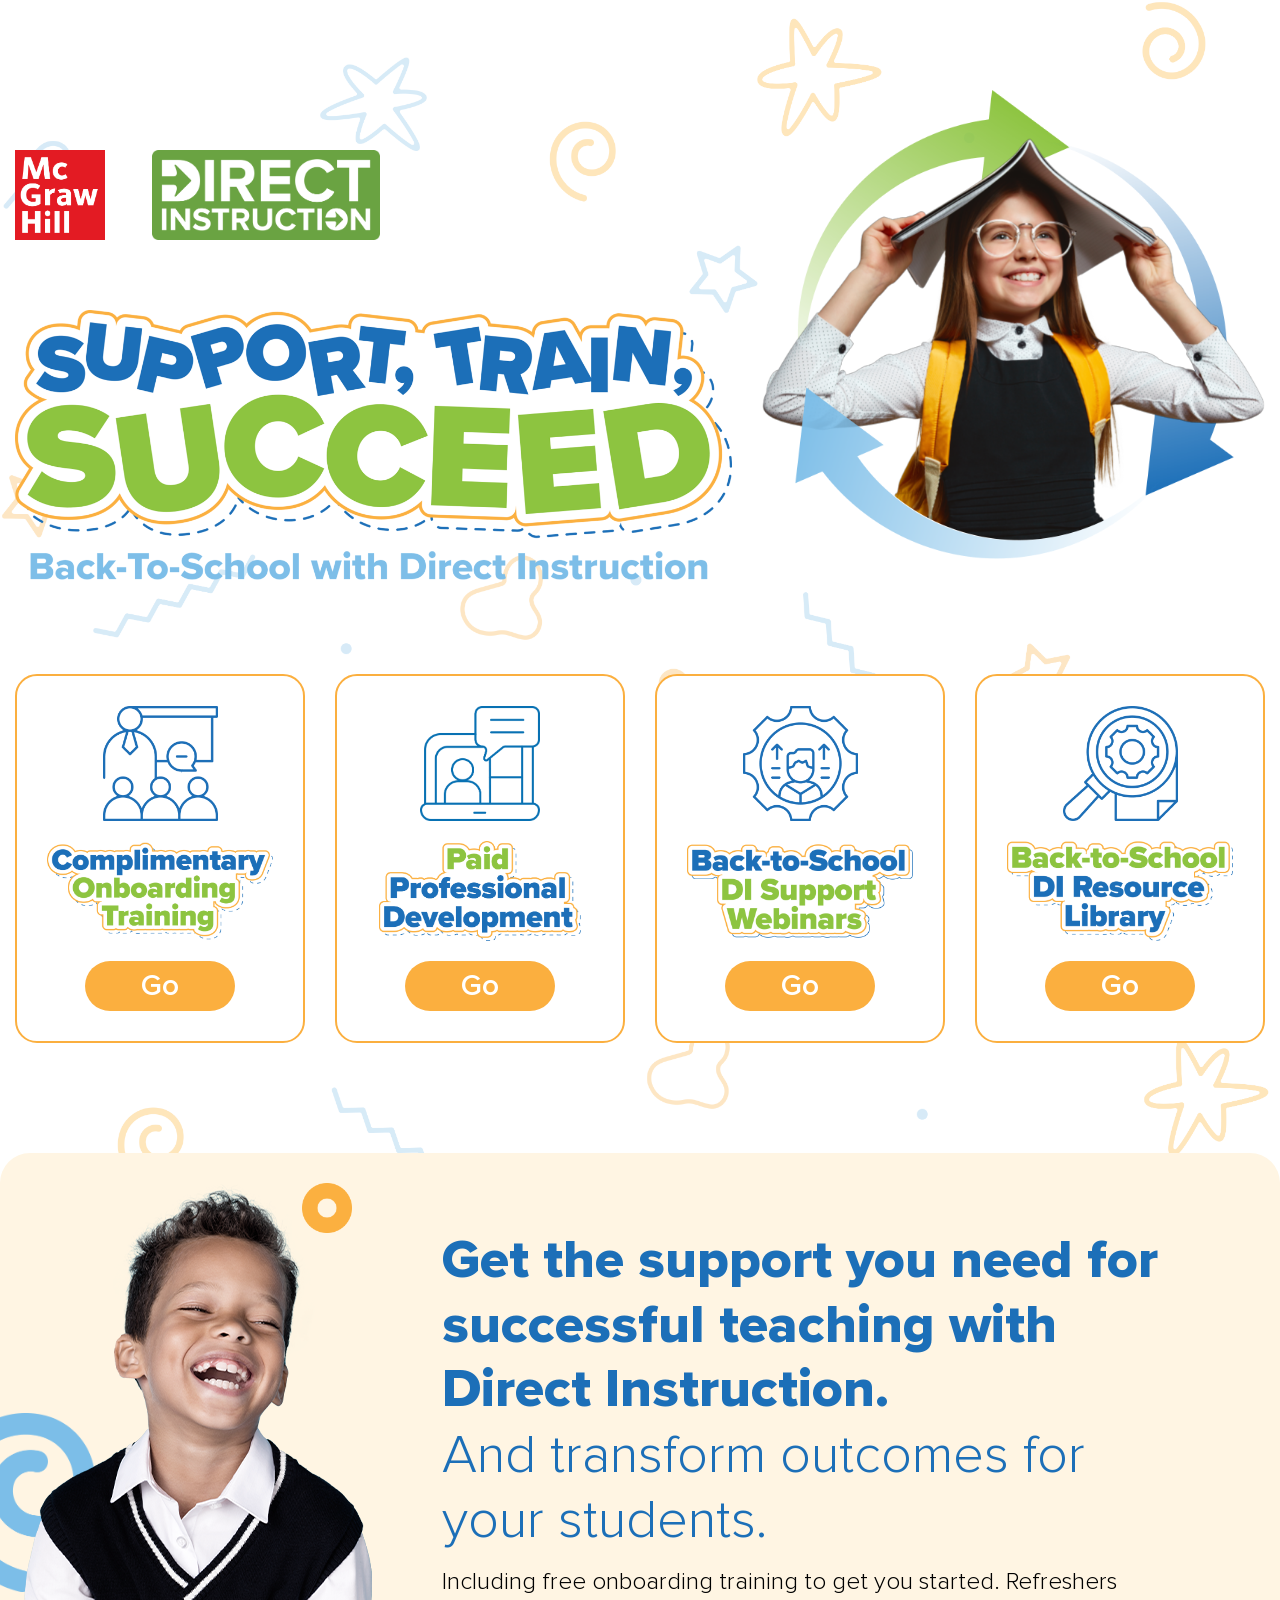
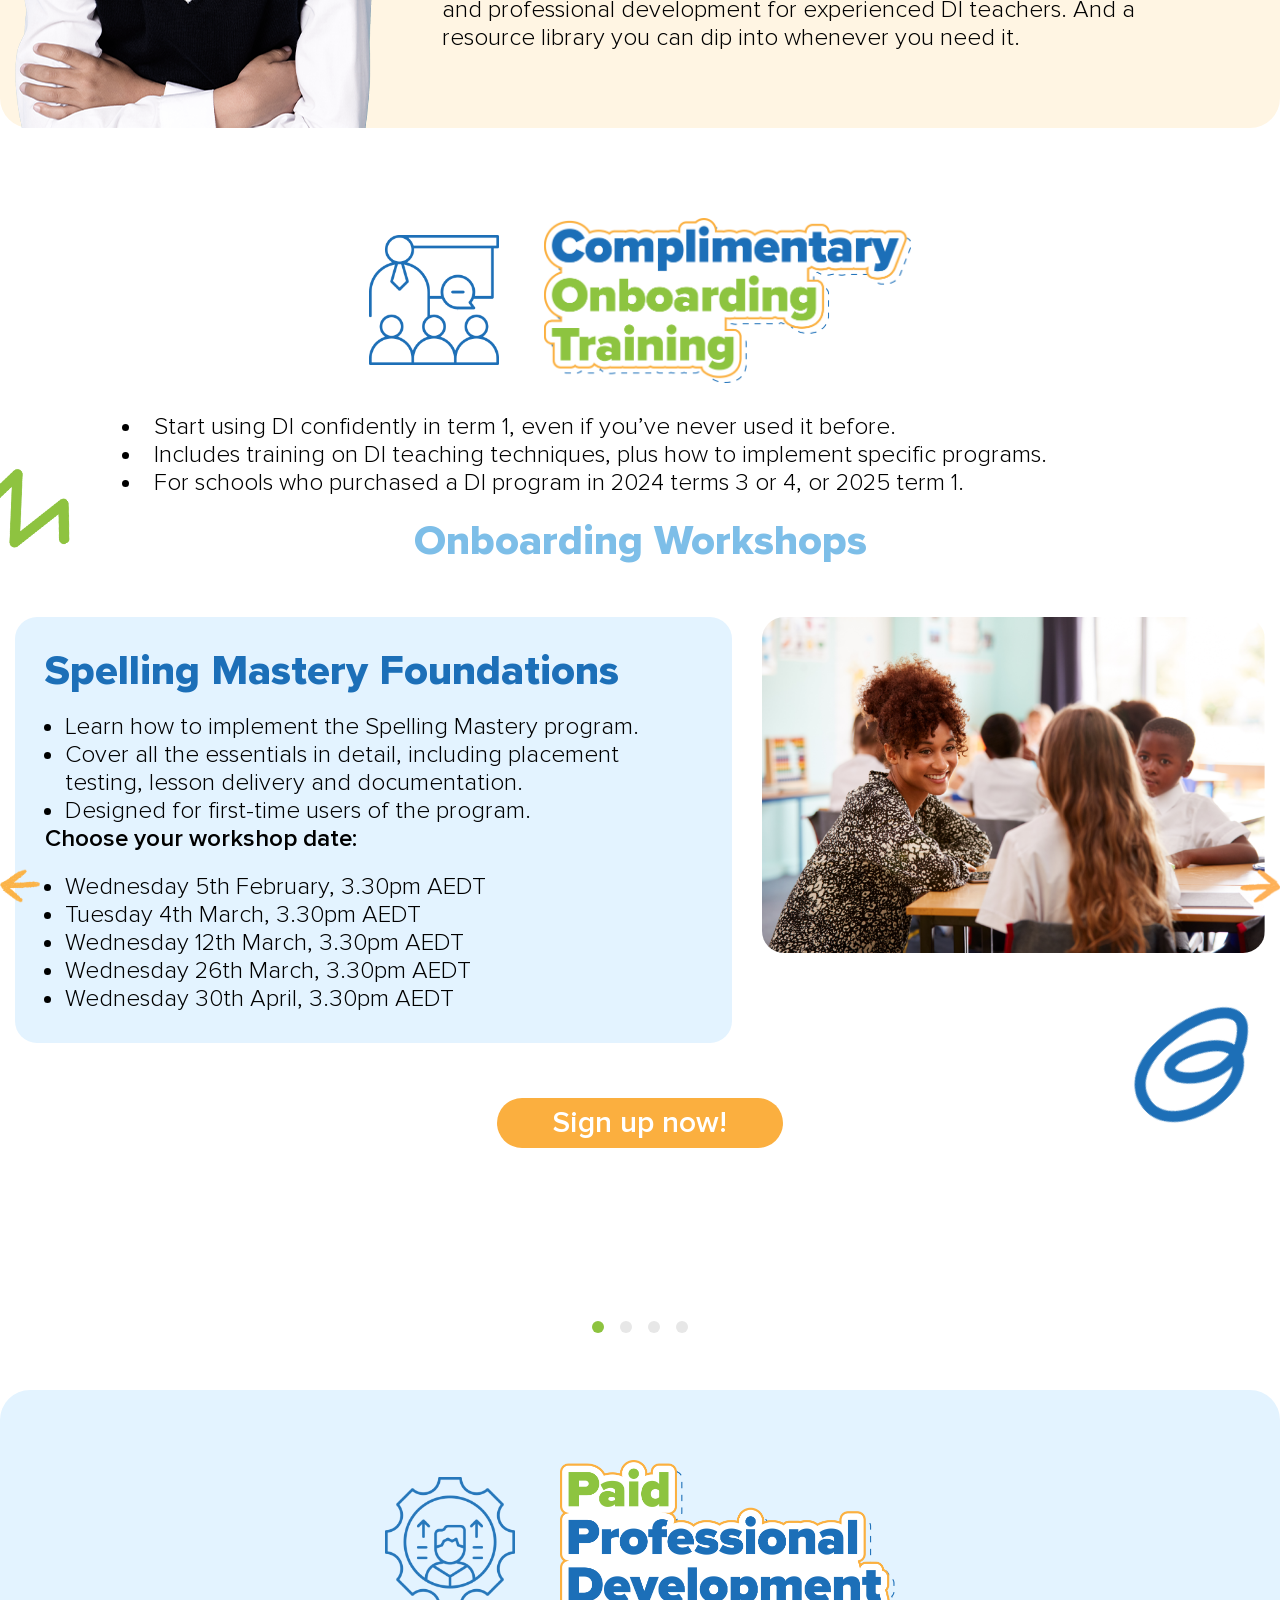
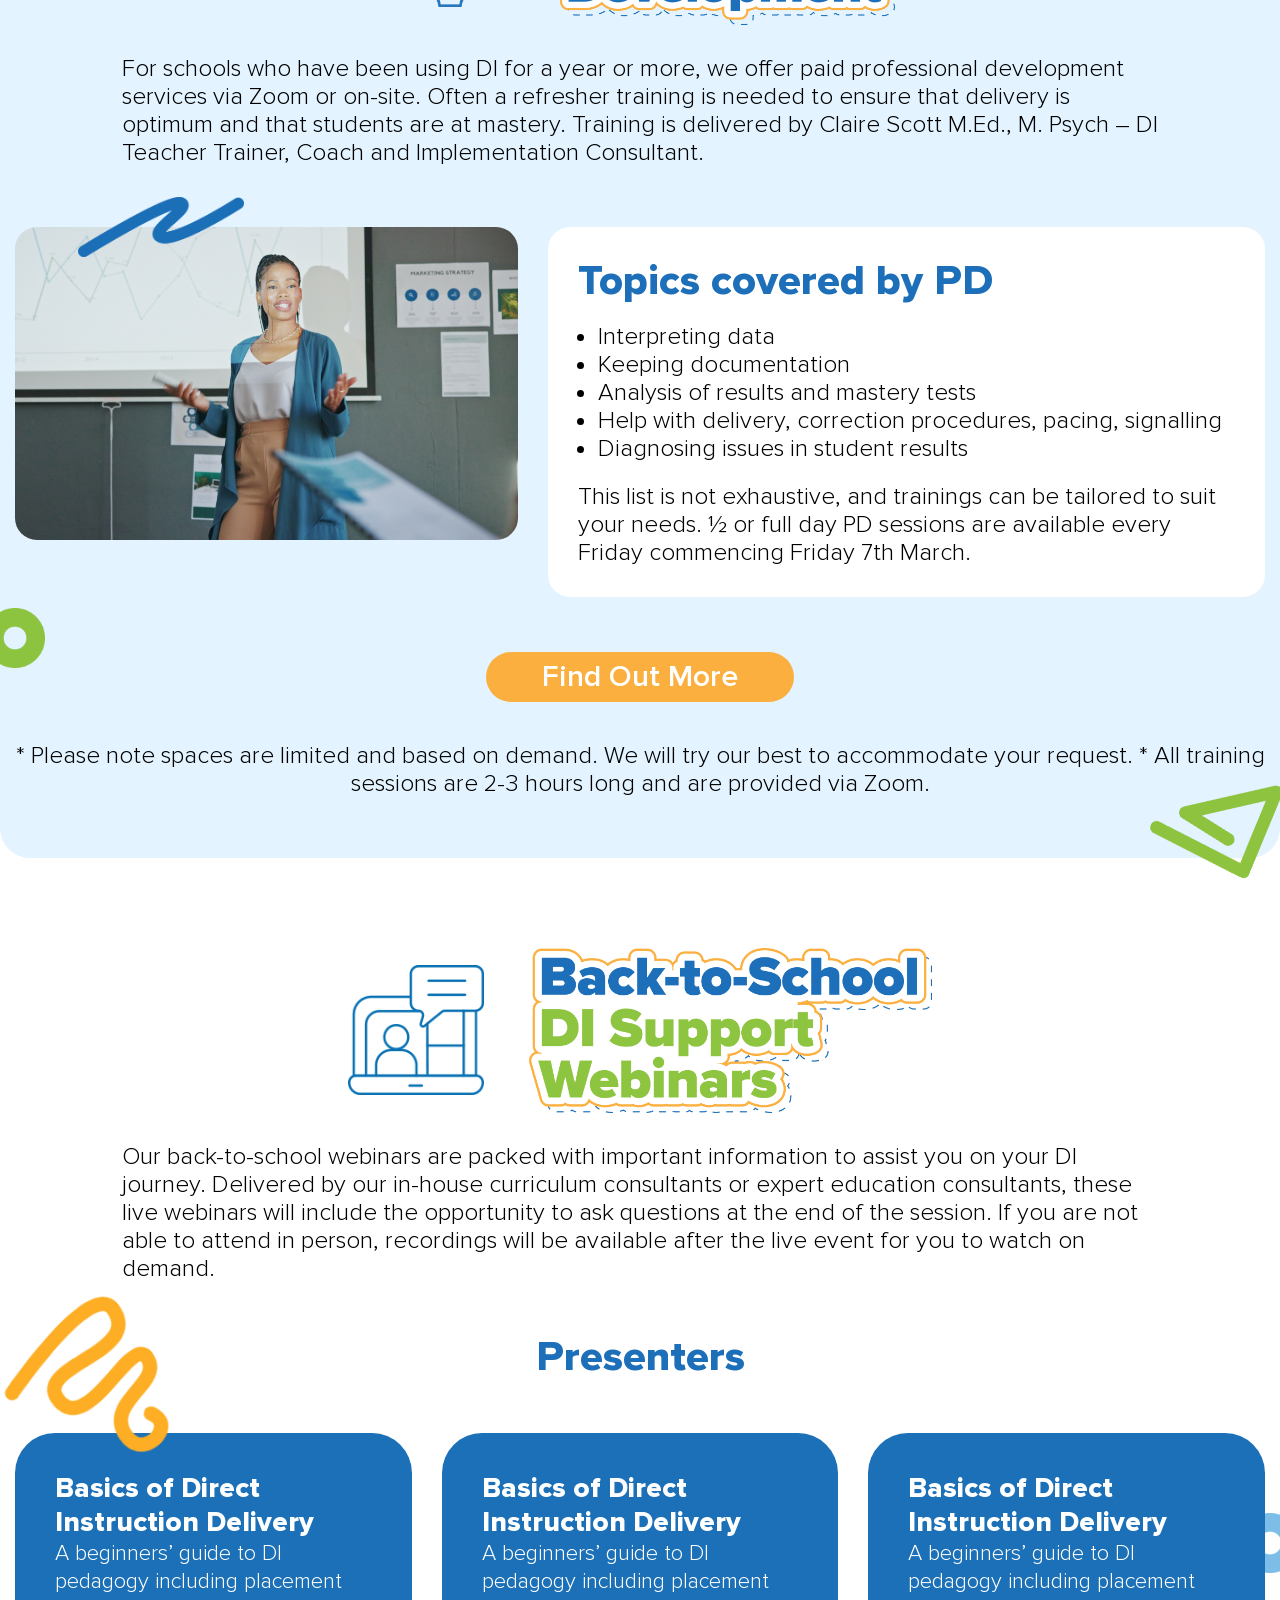
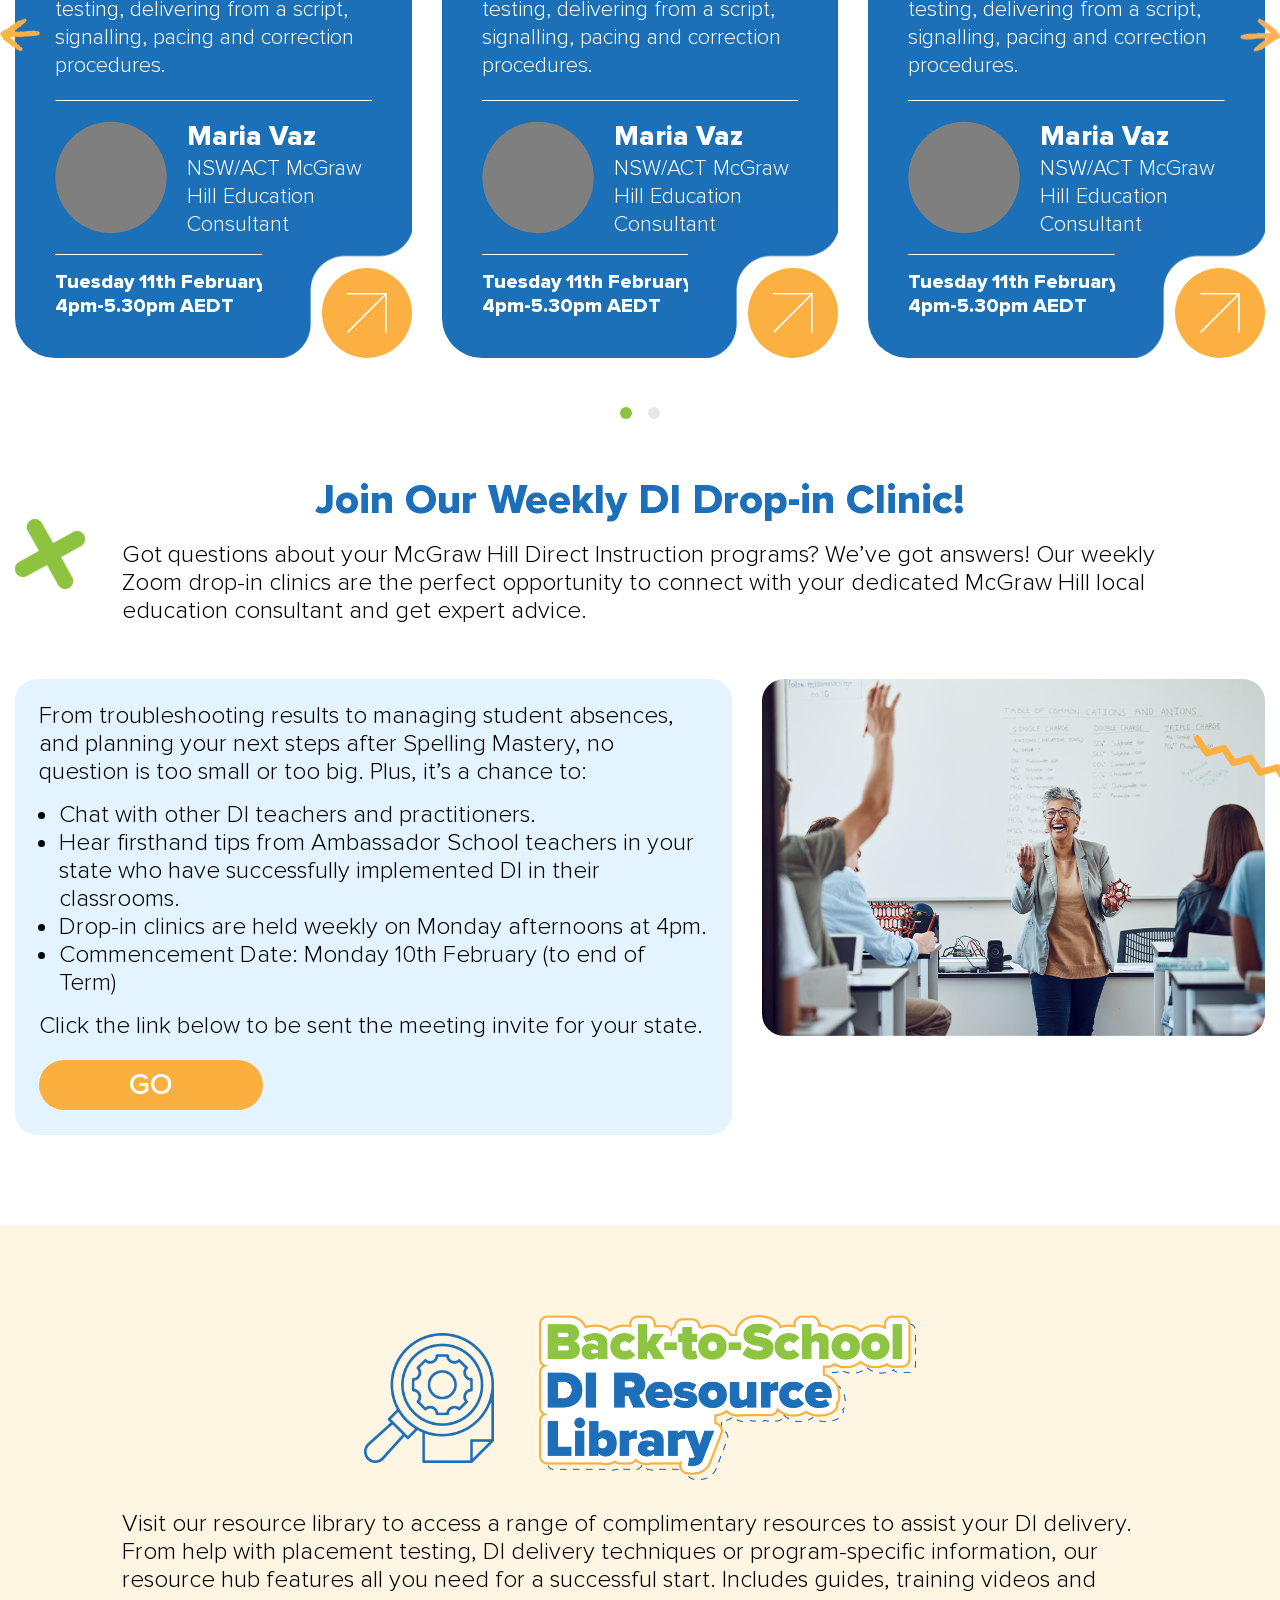
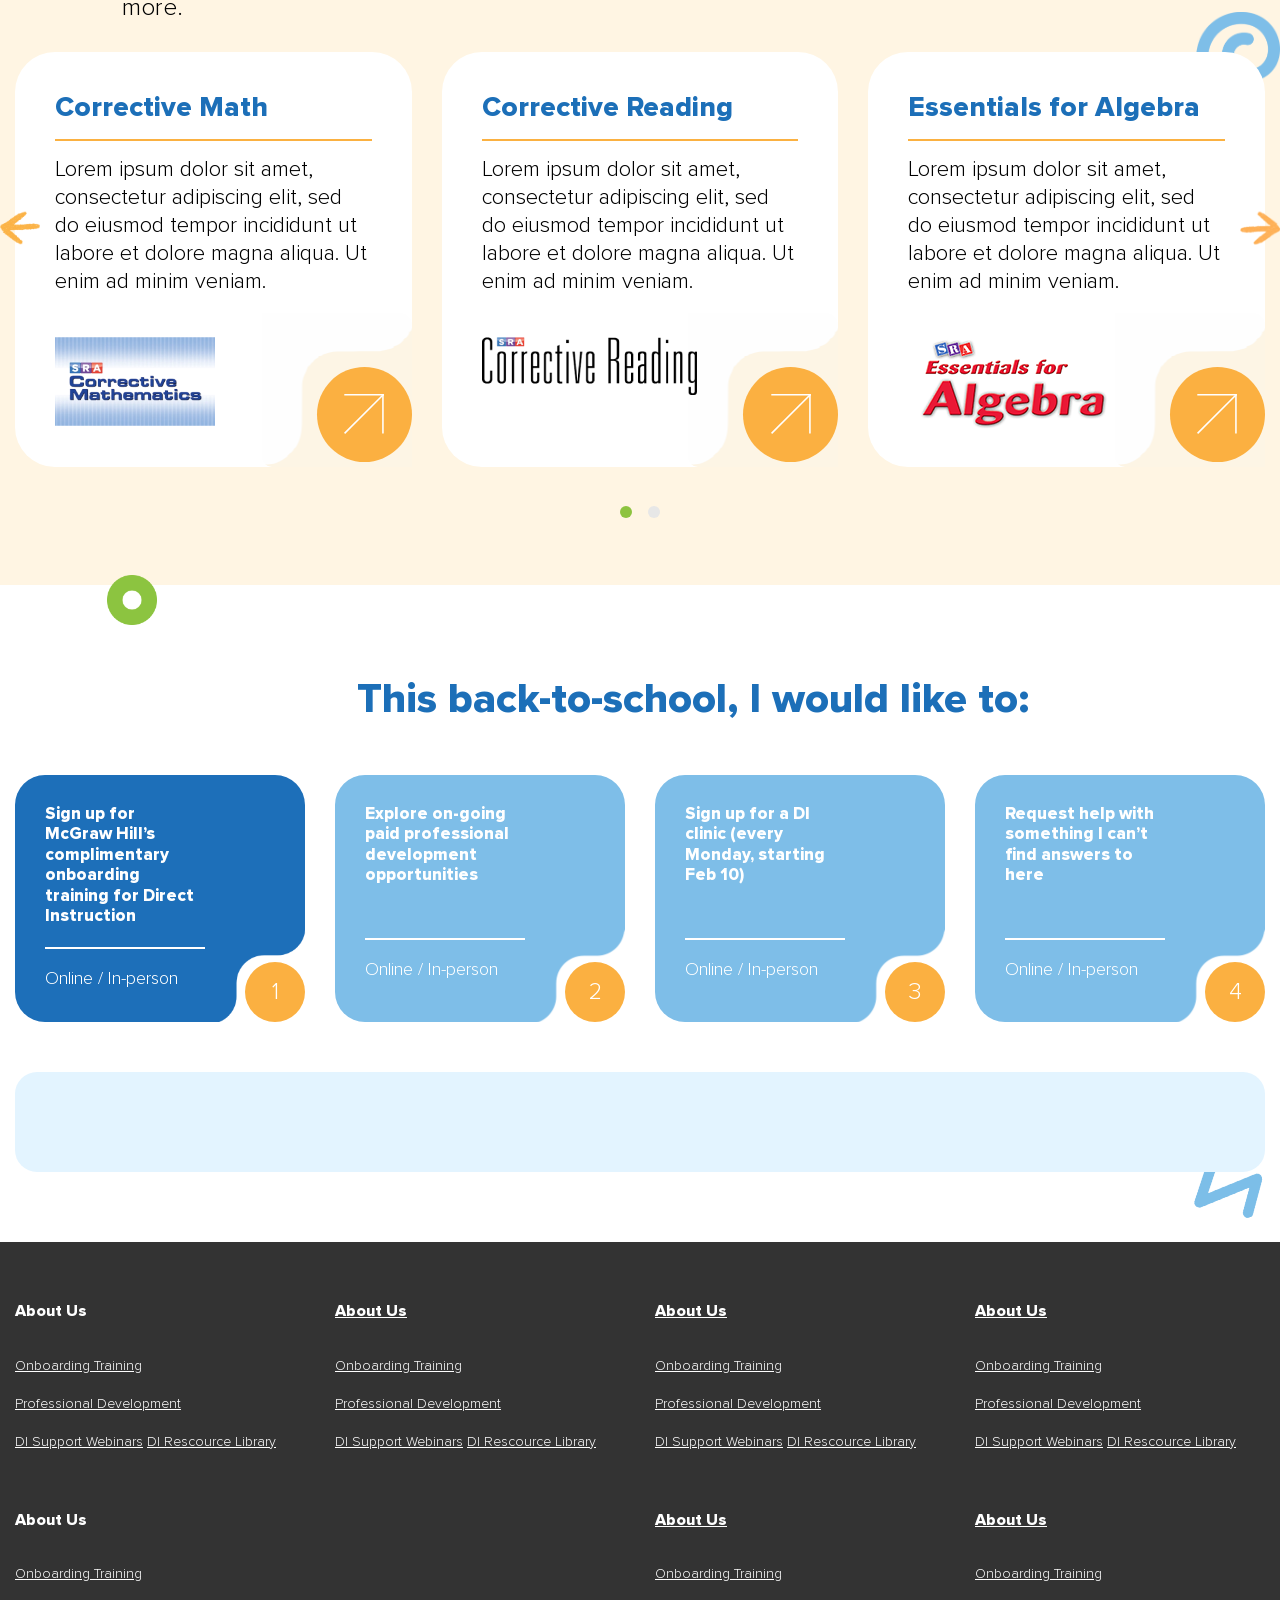
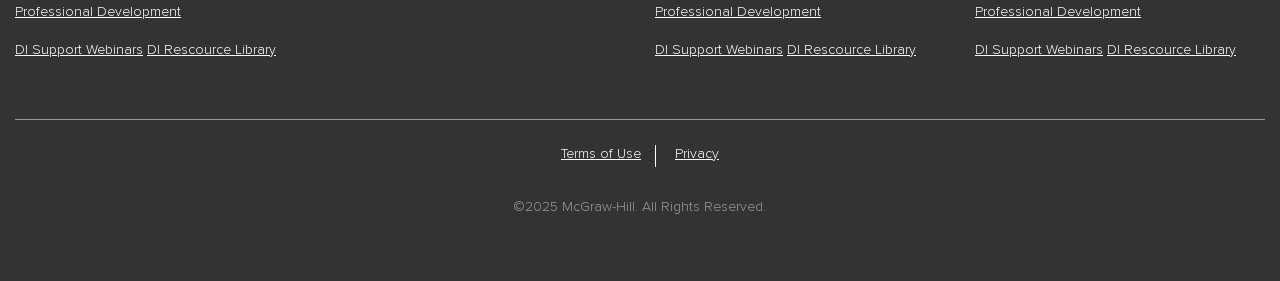
<file: index.html>
<!DOCTYPE html>
<html lang="en">
  <head>
    <meta charset="utf-8">
    <meta http-equiv="X-UA-Compatible" content="IE=edge">
    <meta name="viewport" content="width=device-width, initial-scale=1">

    <!-- TITLE -->
    <title>Home</title>
<script type="text/javascript" async src="https://play.vidyard.com/embed/v4.js"></script>
    <!-- Google Tag Manager -->
<script>(function(w,d,s,l,i){w[l]=w[l]||[];w[l].push({'gtm.start':
new Date().getTime(),event:'gtm.js'});var f=d.getElementsByTagName(s)[0],
j=d.createElement(s),dl=l!='dataLayer'?'&l='+l:'';j.async=true;j.src=
'https://www.googletagmanager.com/gtm.js?id='+i+dl;f.parentNode.insertBefore(j,f);
})(window,document,'script','dataLayer','GTM-NV6PXSXX');</script>
<!-- End Google Tag Manager -->
    <script type="text/javascript">
(function() {
  var didInit = false;
  function initMunchkin() {
    if(didInit === false) {
      didInit = true;
      Munchkin.init('128-SJW-347', {"wsInfo":"j0hSdtjOKwIB"});
    }
  }
  var s = document.createElement('script');
  s.type = 'text/javascript';
  s.async = true;
  s.src = '//munchkin.marketo.net/munchkin.js';
  s.onreadystatechange = function() {
    if (this.readyState == 'complete' || this.readyState == 'loaded') {
      initMunchkin();
    }
  };
  s.onload = initMunchkin;
  document.getElementsByTagName('head')[0].appendChild(s);
})();
</script>

    <!-- bootstrap.min.css -->
    <link href="https://mheducation-k12intl.github.io/aus-bts25/assets/css/bootstrap.min.css" rel="stylesheet">
    <!-- slicknav.css -->
    <link href="https://mheducation-k12intl.github.io/aus-bts25/assets/css/slicknav.min.css" rel="stylesheet">
    <!-- carousel.css -->
    <link href="https://mheducation-k12intl.github.io/aus-bts25/assets/css/owl.carousel.css" rel="stylesheet">
    <!-- style.css -->
    <link href="https://mheducation-k12intl.github.io/aus-bts25/style.css" rel="stylesheet">
    <!-- responsive.css -->
    <link href="https://mheducation-k12intl.github.io/aus-bts25/assets/css/responsive.css" rel="stylesheet">


   <!--  <link rel="stylesheet" href="https://cdnjs.cloudflare.com/ajax/libs/twitter-bootstrap/3.3.7/css/bootstrap.css"> -->
    <!--[if lt IE 9]>
    <script src="https://oss.maxcdn.com/html5shiv/3.7.2/html5shiv.min.js"></script>
    <script src="https://oss.maxcdn.com/respond/1.4.2/respond.min.js"></script>
    <![endif]-->
            <link rel="icon" type="image/x-icon" href="https://www.mheducation.me/static/version1713765514/frontend/Cti/canada-theme/en_GB/Magento_Enterprise/favicon.ico" />
<link rel="shortcut icon" type="image/x-icon" href="https://www.mheducation.me/static/version1713765514/frontend/Cti/canada-theme/en_GB/Magento_Enterprise/favicon.ico" />
  </head>
  <body>
<!-- Google Tag Manager (noscript) -->
<noscript><iframe src="https://www.googletagmanager.com/ns.html?id=GTM-NV6PXSXX"
height="0" width="0" style="display:none;visibility:hidden"></iframe></noscript>
<!-- End Google Tag Manager (noscript) -->    
    <!--  banner area start -->
      <div class="bannerArea">
        <!-- <img class="pattern" src="https://mheducation-k12intl.github.io/aus-bts25/assets/images/banner-pattern.svg" alt=""> -->
        <div class="container">
          <div class="row">
            <div class="col-12 mobileMenu">
              <div class="logo">
                <a class="logoLink" href="index.html">
                  <img class="logoLeft" src="https://mheducation-k12intl.github.io/aus-bts25/assets/images/logo1.svg" alt="">
                  <img class="logoright" src="https://mheducation-k12intl.github.io/aus-bts25/assets/images/logo2.svg" alt="">
                </a>
                <div class="responsive_menu"></div>
              </div>
            </div>
          </div>

          <div class="row reverseMobile banner">
            <div class="col-md-7">
              <div class="bannerTitle">
                <img src="https://mheducation-k12intl.github.io/aus-bts25/assets/images/header-title.svg" alt="">
              </div>
            </div>
            <div class="col-md-5">
              <div class="bannerImg">
                <img src="https://mheducation-k12intl.github.io/aus-bts25/assets/images/hero-right-img.png" alt="">
              </div>
            </div>
          </div>

          <div class="row">
            <div class="col-12">
              <div class="navigationBox">
                <div class="row">
                  <div class="col-lg-3 col-md-6 col-6">
                    <div class="singleNavigation">
                      <div class="navIcon">
                        <img src="https://mheducation-k12intl.github.io/aus-bts25/assets/images/onboarding-menu1.svg" alt="">
                      </div>
                      <div class="navTitle">
                        <img src="https://mheducation-k12intl.github.io/aus-bts25/assets/images/onboarding-menu2.svg" alt="">
                      </div>
                      <a href="#onboarding" class="navBtn">Go</a>
                    </div>
                  </div>
                  <div class="col-lg-3 col-md-6 col-6">
                    <div class="singleNavigation">
                      <div class="navIcon">
                        <img src="https://mheducation-k12intl.github.io/aus-bts25/assets/images/development-menu2.svg" alt="">
                      </div>
                      <div class="navTitle">
                        <img src="https://mheducation-k12intl.github.io/aus-bts25/assets/images/development-menu1.svg" alt="">
                      </div>
                      <a href="#development" class="navBtn">Go</a>
                    </div>
                  </div>
                  <div class="col-lg-3 col-md-6 col-6">
                    <div class="singleNavigation">
                      <div class="navIcon">
                        <img src="https://mheducation-k12intl.github.io/aus-bts25/assets/images/school-menu1.svg" alt="">
                      </div>
                      <div class="navTitle">
                        <img src="https://mheducation-k12intl.github.io/aus-bts25/assets/images/school-menu2.svg" alt="">
                      </div>
                      <a href="#school" class="navBtn">Go</a>
                    </div>
                  </div>
                  <div class="col-lg-3 col-md-6 col-6">
                    <div class="singleNavigation">
                      <div class="navIcon">
                        <img src="https://mheducation-k12intl.github.io/aus-bts25/assets/images/library-menu1.svg" alt="">
                      </div>
                      <div class="navTitle">
                        <img src="https://mheducation-k12intl.github.io/aus-bts25/assets/images/library-menu2.svg" alt="">
                      </div>
                      <a href="#library" class="navBtn">Go</a>
                    </div>
                  </div>
                </div>
                
                
              </div>
            </div>
          </div>
        </div>
      </div>
    <!--  banner area end -->

    <!--  sticky nav area start -->
    <div class="stickyNav">
      <div class="container">
        <div class="row">
          <div class="col-md-3 col-lg-4">
            <div class="navLogo">
              <a href="index.html">
                <img class="logoLeft" src="https://mheducation-k12intl.github.io/aus-bts25/assets/images/logo1.svg" alt="">
                <img class="logoright" src="https://mheducation-k12intl.github.io/aus-bts25/assets/images/logo2.svg" alt="">
              </a>
            </div>
          </div>

          <div class="col-md-9 col-lg-8">
            <div class="mainMenu">
              <ul class="resMenu">
                <li><a href="#onboarding">Onboarding <br>Training</a></li>
                <li><a href="#development">Professional <br>
                  Development</a></li>
                <li><a href="#school">DI Support <br>
                  Webinar</a></li>
                <li><a href="#library">DI Resource <br>
                  Library</a></li>
              </ul>
            </div>
          </div>
        </div>
        <div class="row">
          <div class="col-12">
            <div class="NavBdr"></div>
          </div>
        </div>
      </div>
    </div>
    <!--  sticky nav area end -->

    <!--  Section image and text area start -->
      <div class="sectionImgtxt">
        <div class="container">
          <div class="row reverseMobile alignCenter">
            <div class="col-lg-4">
              <div class="guideYouImg">
                <div class="person">
                  <img src="https://mheducation-k12intl.github.io/aus-bts25/assets/images/boy.png" alt="">
                </div>
                <img class="boyLeft" src="https://mheducation-k12intl.github.io/aus-bts25/assets/images/boy-left-shape.svg" alt="">
                <img class="boyRight" src="https://mheducation-k12intl.github.io/aus-bts25/assets/images/boy-right-shape.svg" alt="">
              </div>
            </div>

            <div class="col-lg-7">
              <div class="content">
                <h1>Get the support you need for successful teaching with Direct Instruction. <span>And transform outcomes for your students.</span></h1>
                <p>Including free onboarding training to get you started. Refreshers and professional development for experienced DI teachers. And a resource library you can dip into whenever you need it.</p>
              </div>
            </div>
          </div>
        </div>
      </div>
    <!--  Section image and text area end -->

    <!--  Section onboarding content start -->
      <div id="onboarding" class="sectionContentArea onboarding">
        <div class="container">
          <div class="row">
            <div class="col-lg-10 offset-lg-1 col-12 offset-md-0">
              <div class="sectionTitle">
                <div class="sectionLogo">
                  <img class="title1" src="https://mheducation-k12intl.github.io/aus-bts25/assets/images/onboarding-title.svg" alt="">
                  <img class="title2" src="https://mheducation-k12intl.github.io/aus-bts25/assets/images/onboarding-title2.svg" alt="">
                </div>
                <ul>
                <li>Start using DI confidently in term 1, even if you’ve never used it before.</li>
                <li>Includes training on DI teaching techniques, plus how to implement specific programs.</li>
                <li>For schools who purchased a DI program in 2024 terms 3 or 4, or 2025 term 1.</li>
                </ul>
              </div>
            </div>
          </div>

          <div class="row">
            <div class="col-12">
              <div class="onboardingShape">
                <img class="shapeLeft" src="https://mheducation-k12intl.github.io/aus-bts25/assets/images/onboarding-shape-1.svg" alt="">
              </div>

              <div class="slideTitle">
                <h3>Onboarding Workshops</h3>
              </div>
              <div class="onboardingSlide">
                
                <div class="onboardingSingleSlide">
                  <div class="row">
                    <div class="col-lg-7">
                      <div class="onboardingSlideTxt">
                        <h4>Spelling Mastery Foundations</h4>
                        <ul>
                          <li>Learn how to implement the Spelling Mastery program.</li>
                          <li>Cover all the essentials in detail, including placement testing, lesson delivery and documentation.</li>
                          <li>Designed for first-time users of the program.</li>
                        </ul>
                        <br>
                        <b>Choose your workshop date:</b>
                        <ul>
                          <li>Wednesday 5th February, 3.30pm AEDT</li>
                          <li>Tuesday 4th March, 3.30pm AEDT</li>
                          <li>Wednesday 12th March, 3.30pm AEDT</li>
                          <li>Wednesday 26th March, 3.30pm AEDT</li>
                          <li>Wednesday 30th April, 3.30pm AEDT</li>
                        </ul>
                      </div>
                    </div>

                    <div class="col-lg-5">
                      <div class="slideImgRound">
                        <img src="https://mheducation-k12intl.github.io/aus-bts25/assets/images/onboarding-slider-img.png" alt="">
                      </div>
                    </div>
                  </div>
                  <div class="onboardingSlideBottom">
                    <a class="moreBtn navBtn" href="#contact-forms"><div class="clickme" id="form1-tab" data-toggle="tab" role="tab" aria-controls="form1" aria-selected="true">Sign up now!</div></a>
                  </div>
                </div>
                <div class="onboardingSingleSlide">
                  <div class="row">
                    <div class="col-lg-7">
                      <div class="onboardingSlideTxt">
                        <h4>Corrective Reading Foundations</h4>
                        <p>Covering the essential knowledge for first-time Corrective Reading users, this workshop will ensure your smooth start with the program. Ensure to maximise student success by following the fundamentals of implementation.</p>
                        <b>Choose your workshop date:</b>
                        <ul>
                          <li>Wednesday 12th February, 3.30pm AEDT</li>
                          <li>Thursday 6th March, 11.30am AEDT</li>
                          <li>Thursday 13th March, 11.30am AEDT</li>
                          <li>Thursday 20th March, 11.30am AEDT</li>
                          <li>Thursday 27th March, 11.30am AEDT</li>
                          <li>Thursday 1st May, 11.30am AEDT</li>
                        </ul>
                      </div>
                    </div>

                    <div class="col-lg-5">
                      <div class="slideImgRound">
                        <img src="https://mheducation-k12intl.github.io/aus-bts25/assets/images/onboarding-slider-img.png" alt="">
                      </div>
                    </div>
                  </div>
                  <div class="onboardingSlideBottom">
                    <a class="moreBtn navBtn" href="#tabArea"><div class="clickme" id="form1-tab" data-toggle="tab" role="tab" aria-controls="form1" aria-selected="false">Sign up now!</div></a>
                  </div>
                </div>
                <div class="onboardingSingleSlide">
                  <div class="row">
                    <div class="col-lg-7">
                      <div class="onboardingSlideTxt">
                        <h4>Connecting Maths Concepts Foundations</h4>
                        <p>Whether you are using CMC as an intervention program or for your core maths program, this introductory workshop will provide you with all you need to know to get the program embedded with success at your school. Covering the essential basics of a successful implementation.</p>
                        <b>Choose your workshop date:</b>
                        <ul>
                          <li>Wednesday 19th February, 3.30pm AEDT</li>
                          <li>Thursday 6th March, 3.30pm AEDT</li>
                          <li>Thursday 13th March, 3.30pm AEDT</li>
                          <li>Thursday 20th March, 3.30pm AEDT</li>
                          <li>Thursday 27th March, 3.30pm AEDT</li>
                          <li>Thursday 1st May, 3.30pm AEDT</li>
                        </ul>
                      </div>
                    </div>

                    <div class="col-lg-5">
                      <div class="slideImgRound">
                        <img src="https://mheducation-k12intl.github.io/aus-bts25/assets/images/onboarding-slider-img.png" alt="">
                      </div>
                    </div>
                  </div>
                  <div class="onboardingSlideBottom">
                    <a class="moreBtn navBtn" href="#tabArea"><div class="clickme" id="form1-tab" data-toggle="tab" role="tab" aria-controls="form1" aria-selected="false">Sign up now!</div></a>
                  </div>
                </div>
                <div class="onboardingSingleSlide">
                  <div class="row">
                    <div class="col-lg-7">
                      <div class="onboardingSlideTxt">
                        <h4>Reading Mastery Signature Edition Foundations</h4>
                        <p>Designed to assist RMSE first-time users deliver the program with fidelity from day one. Find out all you need to know to ensure a smooth start for the program at your school.</p>
                        <b>Choose your workshop date:</b>
                        <ul>
                          <li>Wednesday 26th February, 3.30pm AEDT</li>
                          <li>Wednesday 19th March, 3.30pm AEDT</li>
                        </ul>
                      </div>
                    </div>

                    <div class="col-lg-5">
                      <div class="slideImgRound">
                        <img src="https://mheducation-k12intl.github.io/aus-bts25/assets/images/onboarding-slider-img.png" alt="">
                      </div>
                    </div>
                  </div>
                  <div class="onboardingSlideBottom">
                    <a class="moreBtn navBtn" href="#tabArea"><div class="clickme" id="form1-tab" data-toggle="tab" role="tab" aria-controls="form1" aria-selected="false">Sign up now!</div></a>
                  </div>
                </div>
              </div>
              <div class="onboardingShape">
                <img class="shapeRight" src="https://mheducation-k12intl.github.io/aus-bts25/assets/images/onboarding-shape-2.svg" alt="">
              </div>
            </div>
          </div>
        </div>
      </div>
    <!--  Section content end -->

    <!--  Section development content start -->
      <div id="development" class="sectionDevelopment">
        <div class="container">
          <div class="row">
            <div class="col-lg-10 offset-lg-1 col-12 offset-md-0">
              <div class="sectionTitle">
                <div class="sectionLogo">
                  <img class="title1" src="https://mheducation-k12intl.github.io/aus-bts25/assets/images/development-title.svg" alt="">
                  <img class="title2" src="https://mheducation-k12intl.github.io/aus-bts25/assets/images/development-title2.svg" alt="">
                </div>
                <p>For schools who have been using DI for a year or more, we offer paid professional development services via Zoom or on-site. Often a refresher training is needed to ensure that delivery is optimum and that students are at mastery. Training is delivered by Claire Scott M.Ed., M. Psych – DI Teacher Trainer, Coach and Implementation Consultant.</p>
              </div>
            </div>
          </div>

          <div class="row">
            <div class="col-12">
              <div class="developmentShape">
                <img class="shapeTop" src="https://mheducation-k12intl.github.io/aus-bts25/assets/images/development-shape1.svg" alt="">
              </div>
              <div class="onboardingSingleSlide">
                <div class="row">
                  <div class="col-lg-5">
                    <div class="slideImgRound">
                      <img src="https://mheducation-k12intl.github.io/aus-bts25/assets/images/development-img1.png" alt="">
                    </div>
                  </div>
                  <div class="col-lg-7">
                    <div class="onboardingSlideTxt">
                      <h4>Topics covered by PD</h4> 
                      <ul>
                        <li>Interpreting data </li>
                        <li>Keeping documentation</li>
                        <li>Analysis of results and mastery tests</li>
                        <li>Help with delivery, correction procedures, pacing, signalling</li>
                        <li>Diagnosing issues in student results</li>
                      </ul>
                      <p>This list is not exhaustive, and trainings can be tailored to suit your needs. ½ or full day PD sessions are available every Friday commencing Friday 7th March.</p>
                    </div>
                  </div>
                </div>

                <div class="onboardingSlideBottom">
                  <a class="moreBtn navBtn" href="#">Find Out More</a>
                  <p>* Please note spaces are limited and based on demand. We will try our best to accommodate your request. <br>
                    * All training sessions are 2-3 hours long and are provided via Zoom.</p>
                </div>
                <div class="developmentShape">
                  <img class="shapeRight" src="https://mheducation-k12intl.github.io/aus-bts25/assets/images/development-shape3.svg" alt="">
                </div>
              </div>
            </div>
          </div>
        </div>
        <div class="developmentShape">
          <img class="shapeLeftOut" src="https://mheducation-k12intl.github.io/aus-bts25/assets/images/development-shape2.svg" alt="">
        </div>
      </div>
    <!--  Section content end -->

    <!--  Section school content start -->
    <div id="school" class="sectionContentArea school">
      <div class="container">
        <div class="row">
          <div class="col-lg-10 offset-lg-1 col-12 offset-md-0">
            <div class="sectionTitle">
              <div class="sectionLogo">
                <img class="title1" src="https://mheducation-k12intl.github.io/aus-bts25/assets/images/school-title.svg" alt="">
                <img class="title2" src="https://mheducation-k12intl.github.io/aus-bts25/assets/images/school-title2.svg" alt="">
              </div>
              <p>Our back-to-school webinars are packed with important information to assist you on your DI journey. Delivered by our in-house curriculum consultants or expert education consultants, these live webinars will include the opportunity to ask questions at the end of the session. If you are not able to attend in person, recordings will be available after the live event for you to watch on demand.</p>
            </div>
          </div>
        </div>

        <div class="row">
          <div class="col-12">
            <div class="schoolShape">
              <img class="shapeLeft" src="https://mheducation-k12intl.github.io/aus-bts25/assets/images/school-shape1.svg" alt="">
              <img class="shapeRight" src="https://mheducation-k12intl.github.io/aus-bts25/assets/images/school-shape2.svg" alt="">
            </div>

            <div class="slideTitle">
              <h3>Presenters</h3>
            </div>
            <div class="schoolSlide nav" id="myTab" role="tablist">
              
              <a class="clickme" id="form3-tab" data-toggle="tab" href="#form3" role="tab" aria-controls="form3" aria-selected="false">
                <div class="schoolSingleSlide">
                    <h4>Basics of Direct Instruction Delivery</h4>
                    <p>A beginners’ guide to DI pedagogy including placement testing, delivering from a script, signalling, pacing and correction procedures. </p>
                    <div class="userView">
                      <img src="https://mheducation-k12intl.github.io/aus-bts25/assets/images/school-slider-person.png" alt="">
                      <div class="userTxt">
                        <h4>Maria Vaz</h4>
                        <p>NSW/ACT McGraw Hill Education Consultant</p>
                      </div>
                    </div>
                    <h5>Tuesday 11th February, <br>
                      4pm-5.30pm AEDT</h5>
                      <span class="schoolLink"><img src="https://mheducation-k12intl.github.io/aus-bts25/assets/images/GoArrow.svg" alt=""></span>
                </div>
              </a>

              <a class="clickme" id="form3-tab" data-toggle="tab" href="#form3" role="tab" aria-controls="form3" aria-selected="false">
                <div class="schoolSingleSlide">
                    <h4>Basics of Direct Instruction Delivery</h4>
                    <p>A beginners’ guide to DI pedagogy including placement testing, delivering from a script, signalling, pacing and correction procedures. </p>
                    <div class="userView">
                      <img src="https://mheducation-k12intl.github.io/aus-bts25/assets/images/school-slider-person.png" alt="">
                      <div class="userTxt">
                        <h4>Maria Vaz</h4>
                        <p>NSW/ACT McGraw Hill Education Consultant</p>
                      </div>
                    </div>
                    <h5>Tuesday 11th February, <br>
                      4pm-5.30pm AEDT</h5>
                      <span class="schoolLink"><img src="https://mheducation-k12intl.github.io/aus-bts25/assets/images/GoArrow.svg" alt=""></span>
                </div>
              </a>

              <a class="clickme" id="form3-tab" data-toggle="tab" href="#form3" role="tab" aria-controls="form3" aria-selected="false">
                <div class="schoolSingleSlide">
                    <h4>Basics of Direct Instruction Delivery</h4>
                    <p>A beginners’ guide to DI pedagogy including placement testing, delivering from a script, signalling, pacing and correction procedures. </p>
                    <div class="userView">
                      <img src="https://mheducation-k12intl.github.io/aus-bts25/assets/images/school-slider-person.png" alt="">
                      <div class="userTxt">
                        <h4>Maria Vaz</h4>
                        <p>NSW/ACT McGraw Hill Education Consultant</p>
                      </div>
                    </div>
                    <h5>Tuesday 11th February, <br>
                      4pm-5.30pm AEDT</h5>
                      <span class="schoolLink"><img src="https://mheducation-k12intl.github.io/aus-bts25/assets/images/GoArrow.svg" alt=""></span>
                </div>
            </a>

            <a class="clickme" id="form3-tab" data-toggle="tab" href="#form3" role="tab" aria-controls="form3" aria-selected="false">
              <div class="schoolSingleSlide">
                <h4>Basics of Direct Instruction Delivery</h4>
                <p>A beginners’ guide to DI pedagogy including placement testing, delivering from a script, signalling, pacing and correction procedures. </p>
                <div class="userView">
                  <img src="https://mheducation-k12intl.github.io/aus-bts25/assets/images/school-slider-person.png" alt="">
                  <div class="userTxt">
                    <h4>Maria Vaz</h4>
                    <p>NSW/ACT McGraw Hill Education Consultant</p>
                  </div>
                </div>
                <h5>Tuesday 11th February, <br>
                  4pm-5.30pm AEDT</h5>
                  <span class="schoolLink"><img src="https://mheducation-k12intl.github.io/aus-bts25/assets/images/GoArrow.svg" alt=""></span>
              </div>
            </a>


              
            </div>
          </div>
        </div>
      </div>
    </div>
  <!--  Section content end -->

     <!--  Section Join content start -->
     <div class="sectionContentArea join">
      <div class="container">
        <div class="row">
          <div class="col-lg-10 offset-lg-1 col-12 offset-md-0 mb-4">
            <div class="sectionTitle">
              <h2>Join Our Weekly DI Drop-in Clinic!</h2>
              <p>Got questions about your McGraw Hill Direct Instruction programs? We’ve got answers! Our weekly Zoom drop-in clinics are the perfect opportunity to connect with your dedicated McGraw Hill local education consultant and get expert advice.</p>
            </div>
          </div>
        </div>

        <div class="row">
          <div class="col-12">
            <div class="joinShape">
              <img class="shapeLeft" src="https://mheducation-k12intl.github.io/aus-bts25/assets/images/join-shape.svg" alt="">
              <img class="shapeRight" src="https://mheducation-k12intl.github.io/aus-bts25/assets/images/join-shape1.svg" alt="">
            </div>

            <div class="onboardingSingleSlide">
              <div class="row">
                <div class="col-lg-7">
                  <div class="onboardingSlideTxt">
                    <p>From troubleshooting results to managing student absences, and planning your next steps after Spelling Mastery, no question is too small or too big. Plus, it’s a chance to:</p>
                    <ul>
                      <li>Chat with other DI teachers and practitioners.</li>
                      <li>Hear firsthand tips from Ambassador School teachers in your state 
                        who have successfully implemented DI in their classrooms.</li>
                      <li>Drop-in clinics are held weekly on Monday afternoons at 4pm. </li>
                      <li>Commencement Date: Monday 10th February (to end of Term)</li>
                    </ul>
                    <p>Click the link below to be sent the meeting invite for your state.</p>
                    <div class="joinForm">
                      <div class="formBtn">
                        <a class="navBtn" href="#">GO</a>
                      </div>
                    </div>
                  </div>
                </div>

                <div class="col-lg-5">
                  <div class="slideImgRound">
                    <img src="https://mheducation-k12intl.github.io/aus-bts25/assets/images/join-icon-img.png" alt="">
                  </div>
                </div>
              </div>
            </div>
          </div>
        </div>
      </div>
    </div>
    <!--  Section content end -->

      <!--  Section Library content start -->
      <div id="library" class="sectionContentArea library">
        <div class="container">
          <div class="row">
            <div class="col-lg-10 offset-lg-1 col-12 offset-md-0">
              <div class="sectionTitle">
                <div class="sectionLogo">
                  <img class="title1" src="https://mheducation-k12intl.github.io/aus-bts25/assets/images/library-title.svg" alt="">
                  <img class="title2" src="https://mheducation-k12intl.github.io/aus-bts25/assets/images/library-title2.svg" alt="">
                </div>
                <p>Visit our resource library to access a range of complimentary resources to assist your DI delivery. From help with placement testing, DI delivery techniques or program-specific information, our resource hub features all you need for a successful start. Includes guides, training videos and more.</p>
              </div>
            </div>
          </div>
  
          <div class="row">
            <div class="col-12">
              <div class="libraryShape">
                <img class="shapeLeft" src="https://mheducation-k12intl.github.io/aus-bts25/assets/images/library-shape1.svg" alt="">
              </div>
  
              <div class="librarySlide">
                <div class="schoolSingleSlide">
                    <h4>Corrective Math</h4>
                    <p>Lorem ipsum dolor sit amet, consectetur adipiscing elit, sed do eiusmod tempor incididunt ut labore et dolore magna aliqua. Ut enim ad minim veniam.</p>
                    <div class="librarySlideImg">
                     <div class="librarySlideImgInner">
                      <img src="https://mheducation-k12intl.github.io/aus-bts25/assets/images/library-iimg1.png" alt="">
                     </div>
                    </div>
                    <a class="schoolLink" href="#"><img src="https://mheducation-k12intl.github.io/aus-bts25/assets/images/GoArrow.svg" alt=""></a>
                </div>
                <div class="schoolSingleSlide">
                    <h4>Corrective Reading</h4>
                    <p>Lorem ipsum dolor sit amet, consectetur adipiscing elit, sed do eiusmod tempor incididunt ut labore et dolore magna aliqua. Ut enim ad minim veniam.</p>
                    <div class="librarySlideImg">
                      <div class="librarySlideImgInner">
                        <img src="https://mheducation-k12intl.github.io/aus-bts25/assets/images/library-iimg2.png" alt="">
                       </div>
                    </div>
                    <a class="schoolLink" href="#"><img src="https://mheducation-k12intl.github.io/aus-bts25/assets/images/GoArrow.svg" alt=""></a>
                </div>
                <div class="schoolSingleSlide">
                    <h4>Essentials for Algebra</h4>
                    <p>Lorem ipsum dolor sit amet, consectetur adipiscing elit, sed do eiusmod tempor incididunt ut labore et dolore magna aliqua. Ut enim ad minim veniam.</p>
                    <div class="librarySlideImg">
                      <div class="librarySlideImgInner">
                        <img src="https://mheducation-k12intl.github.io/aus-bts25/assets/images/library-iimg3.png" alt="">
                       </div>
                    </div>
                    <a class="schoolLink" href="#"><img src="https://mheducation-k12intl.github.io/aus-bts25/assets/images/GoArrow.svg" alt=""></a>
                </div>
                <div class="schoolSingleSlide">
                    <h4>Corrective Math</h4>
                    <p>Lorem ipsum dolor sit amet, consectetur adipiscing elit, sed do eiusmod tempor incididunt ut labore et dolore magna aliqua. Ut enim ad minim veniam.</p>
                    <div class="librarySlideImg">
                      <div class="librarySlideImgInner">
                        <img src="https://mheducation-k12intl.github.io/aus-bts25/assets/images/library-iimg1.png" alt="">
                       </div>
                    </div>
                    <a class="schoolLink" href="#"><img src="https://mheducation-k12intl.github.io/aus-bts25/assets/images/GoArrow.svg" alt=""></a>
                </div>
                
              </div>
            </div>
          </div>
        </div>
      </div>
    <!--  Section content end -->

    <!--  Section contact area start -->
      <div class="contactArea">
        <div class="contactShape">
          <img class="shapeRight" src="https://mheducation-k12intl.github.io/aus-bts25/assets/images/form-shape.svg" alt="">
        </div>
        <div class="container">
          <div class="row">
            <div class="col-lg-11 offset-lg-1 col-12 offset-md-0">
              <div class="contactShape2">
                <img class="shapeLeft" src="https://mheducation-k12intl.github.io/aus-bts25/assets/images/development-shape2.svg" alt="">
              </div>
              <div class="sectionTitle">
                <h2>This back-to-school, I would like to:</h2>
              </div>
            </div>
          </div>

          <div class="row">
            <div class="col-12">
              <div class="tabNavWrap" id="contact-forms">
                <ul class="nav contactBoxGrid" id="myTab" role="tablist">
                  <li class="nav-item">
                    <a class="nav-link active singleContactBox" id="form1-tab" data-toggle="tab" href="#form1" role="tab" aria-controls="form1" aria-selected="true">
                      <h4>Sign up for McGraw Hill’s complimentary onboarding training for Direct Instruction</h4>
                      <p>Online / In-person</p>
                      <span class="schoolLink">1</span>
                    </a>
                  </li>
                  <li class="nav-item">
                    <a class="nav-link singleContactBox" id="form2-tab" data-toggle="tab" href="#form2" role="tab" aria-controls="form2" aria-selected="false">
                      <h4>Explore on-going paid professional development opportunities</h4>
                      <p>Online / In-person</p>
                      <span class="schoolLink">2</span>
                    </a>
                  </li>
                  <li class="nav-item">
                    <a class="nav-link singleContactBox nav3" id="form3-tab" data-toggle="tab" href="#form3" role="tab" aria-controls="form3" aria-selected="false">
                      <h4>Sign up for a DI clinic (every Monday, starting Feb 10)</h4>
                      <p>Online / In-person</p>
                      <span class="schoolLink">3</span>
                      
                    </a>
                  </li>
                  <li class="nav-item">
                    <a class="nav-link singleContactBox" id="form4-tab" data-toggle="tab" href="#form4" role="tab" aria-controls="form4" aria-selected="false">
                      <h4>Request help with something I can’t find answers to here</h4>
                        <p>Online / In-person</p>
                      <span class="schoolLink">4</span>
                    </a>
                  </li>
                </ul>
              </div>

              <div id="tabArea" class="tabWrap">
                <div class="tab-content" id="myTabContent">
                  <div class="tab-pane fade show active" id="form1" role="tabpanel" aria-labelledby="form1-tab">
                    <div class="contactForm">
                      <div class="formWrap">
                        <script src="//info.mheducation.com/js/forms2/js/forms2.min.js"></script> <form id="mktoForm_20927"></form> <script>MktoForms2.loadForm("//info.mheducation.com", "128-SJW-347", 20927);</script>
                      </div>
                    </div>
                  </div>

                  <div class="tab-pane fade" id="form2" role="tabpanel" aria-labelledby="form2-tab">
                    <div class="contactForm">
                      <div class="formWrap">
                        PD development
                        <script src="//info.mheducation.com/js/forms2/js/forms2.min.js"></script> <form id="mktoForm_20928"></form> <script>MktoForms2.loadForm("//info.mheducation.com", "128-SJW-347", 20928);</script>
                      </div>
                    </div>
                  </div>

                  <div class="tab-pane fade" id="form3" role="tabpanel" aria-labelledby="form3-tab">
                    <div class="contactForm">
                      <div class="formWrap">
                        DI Clinic
                        <script src="//info.mheducation.com/js/forms2/js/forms2.min.js"></script> <form id="mktoForm_20931"></form> <script>MktoForms2.loadForm("//info.mheducation.com", "128-SJW-347", 20931);</script>
                      </div>
                    </div>
                  </div>
                  <div class="tab-pane fade" id="form4" role="tabpanel" aria-labelledby="form4-tab">
                    <div class="contactForm">
                      <div class="formWrap">
                        Help
                        <script src="//info.mheducation.com/js/forms2/js/forms2.min.js"></script> <form id="mktoForm_20924"></form> <script>MktoForms2.loadForm("//info.mheducation.com", "128-SJW-347", 20924);</script>
                      </div>
                    </div>
                  </div>
                </div>
              </div>
            </div>
          </div>
        </div>
      </div>
    <!--  Section contact area end -->

    <!--  Section footer area start -->
      <div class="footer">
        <div class="container">
          <div class="row">
            <div class="col-lg-3 col-md-6">
              <div class="footerNav">
                <h4>About Us</h4>
                <ul>
                  <li><a href="">Onboarding Training</a></li>
                  <li><a href="">Professional Development</a></li>
                  <li><a href="">DI Support Webinars</a></li>
                  <li><a href="">DI Rescource Library</a></li>
                </ul>
              </div>
              <div class="footerNav">
                <h4>About Us</h4>
                <ul>
                  <li><a href="">Onboarding Training</a></li>
                  <li><a href="">Professional Development</a></li>
                  <li><a href="">DI Support Webinars</a></li>
                  <li><a href="">DI Rescource Library</a></li>
                </ul>
              </div>
            </div>
            <div class="col-lg-3 col-md-6">
              <div class="footerNav">
                <h4><a href="#">About Us</a></h4>
                <ul>
                  <li><a href="">Onboarding Training</a></li>
                  <li><a href="">Professional Development</a></li>
                  <li><a href="">DI Support Webinars</a></li>
                  <li><a href="">DI Rescource Library</a></li>
                </ul>
              </div>
            </div>
            <div class="col-lg-3 col-md-6">
              <div class="footerNav">
                <h4><a href="#">About Us</a></h4>
                <ul>
                  <li><a href="">Onboarding Training</a></li>
                  <li><a href="">Professional Development</a></li>
                  <li><a href="">DI Support Webinars</a></li>
                  <li><a href="">DI Rescource Library</a></li>
                </ul>
              </div>
              <div class="footerNav">
                <h4><a href="#">About Us</a></h4>
                <ul>
                  <li><a href="">Onboarding Training</a></li>
                  <li><a href="">Professional Development</a></li>
                  <li><a href="">DI Support Webinars</a></li>
                  <li><a href="">DI Rescource Library</a></li>
                </ul>
              </div>
            </div>
            <div class="col-lg-3 col-md-6">
              <div class="footerNav">
                <h4><a href="#">About Us</a></h4>
                <ul>
                  <li><a href="">Onboarding Training</a></li>
                  <li><a href="">Professional Development</a></li>
                  <li><a href="">DI Support Webinars</a></li>
                  <li><a href="">DI Rescource Library</a></li>
                </ul>
              </div>
              <div class="footerNav">
                <h4><a href="#">About Us</a></h4>
                <ul>
                  <li><a href="">Onboarding Training</a></li>
                  <li><a href="">Professional Development</a></li>
                  <li><a href="">DI Support Webinars</a></li>
                  <li><a href="">DI Rescource Library</a></li>
                </ul>
              </div>
            </div>
          </div>
          <div class="row">
            <div class="col-12">
              <div class="privacyAndTerms footerNav">
                <ul>
                  <li><a href="#">Terms of Use</a></li>
                  <li><a href="#">Privacy</a></li>
                </ul>
              </div>

              <div class="copyright">
                ©2025 McGraw-Hill. All Rights Reserved.
              </div>
            </div>
          </div>
        </div>
      </div>
    <!--  Section footer area end -->

     
    <!-- jquery.js -->
    <script src="https://mheducation-k12intl.github.io/aus-bts25/assets/js/jquery.js"></script>
    <script src="https://mheducation-k12intl.github.io/aus-bts25/assets/js/popper.min.js"></script>
    <script src="https://mheducation-k12intl.github.io/aus-bts25/assets/js/bootstrap.min.js"></script>
    <!-- slicknav.min.js -->
    <script src="https://mheducation-k12intl.github.io/aus-bts25/assets/js/jquery.slicknav.min.js"></script>
    <!-- jquery.carousel.min.js -->
    <script src="https://mheducation-k12intl.github.io/aus-bts25/assets/js/owl.carousel.min.js"></script>
    <!-- main.js -->
    <script src="https://mheducation-k12intl.github.io/aus-bts25/assets/js/main.js"></script>
        <script>
        document.getElementById("defaultOpen").click();

        if (form.allFieldsFilled()) {
        console.log("all fields are filled");
        form.submit();
        }else{console.log("incomplete fields")}

    </script>

    <script>
      $(".clickme").click(function() {
          $('html, body').animate({
              scrollTop: $("#tabArea").offset().top -120
          }, 700);
      });
    </script>

  </body>
</html>
</file>
